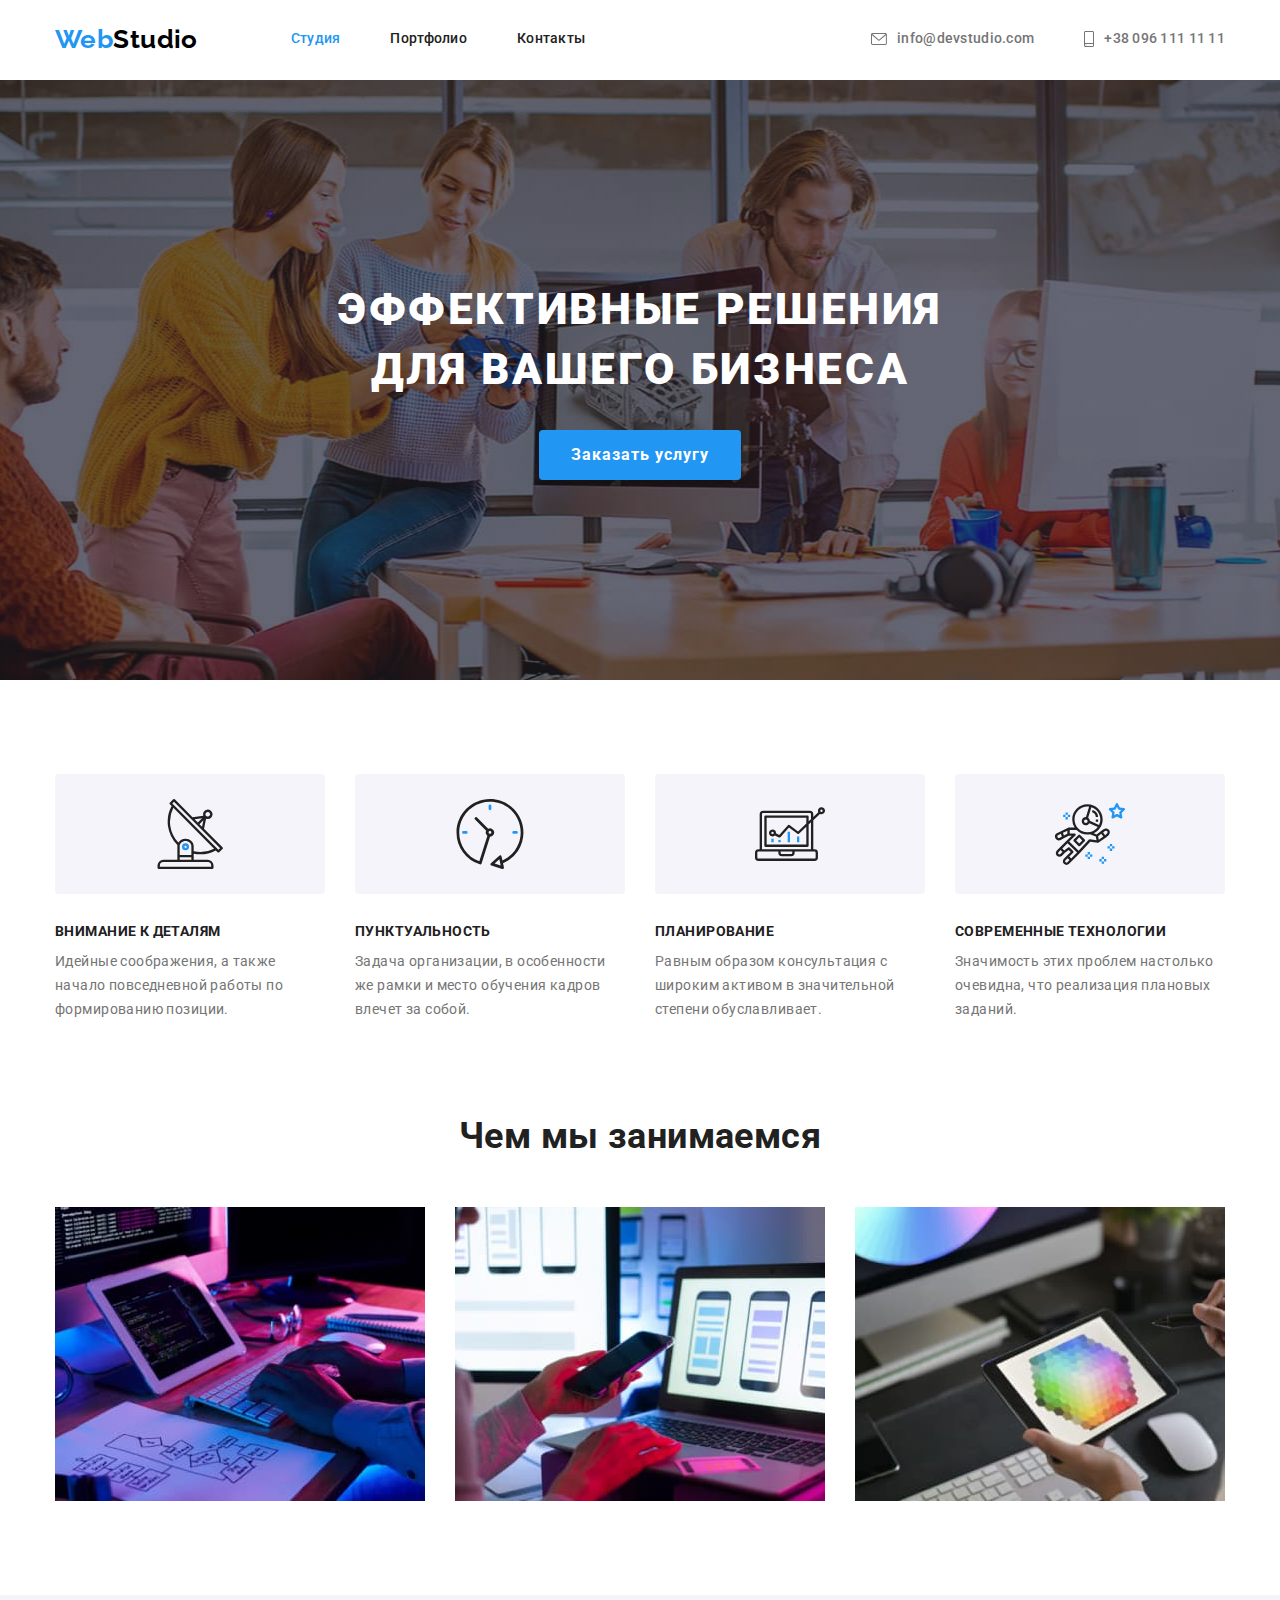
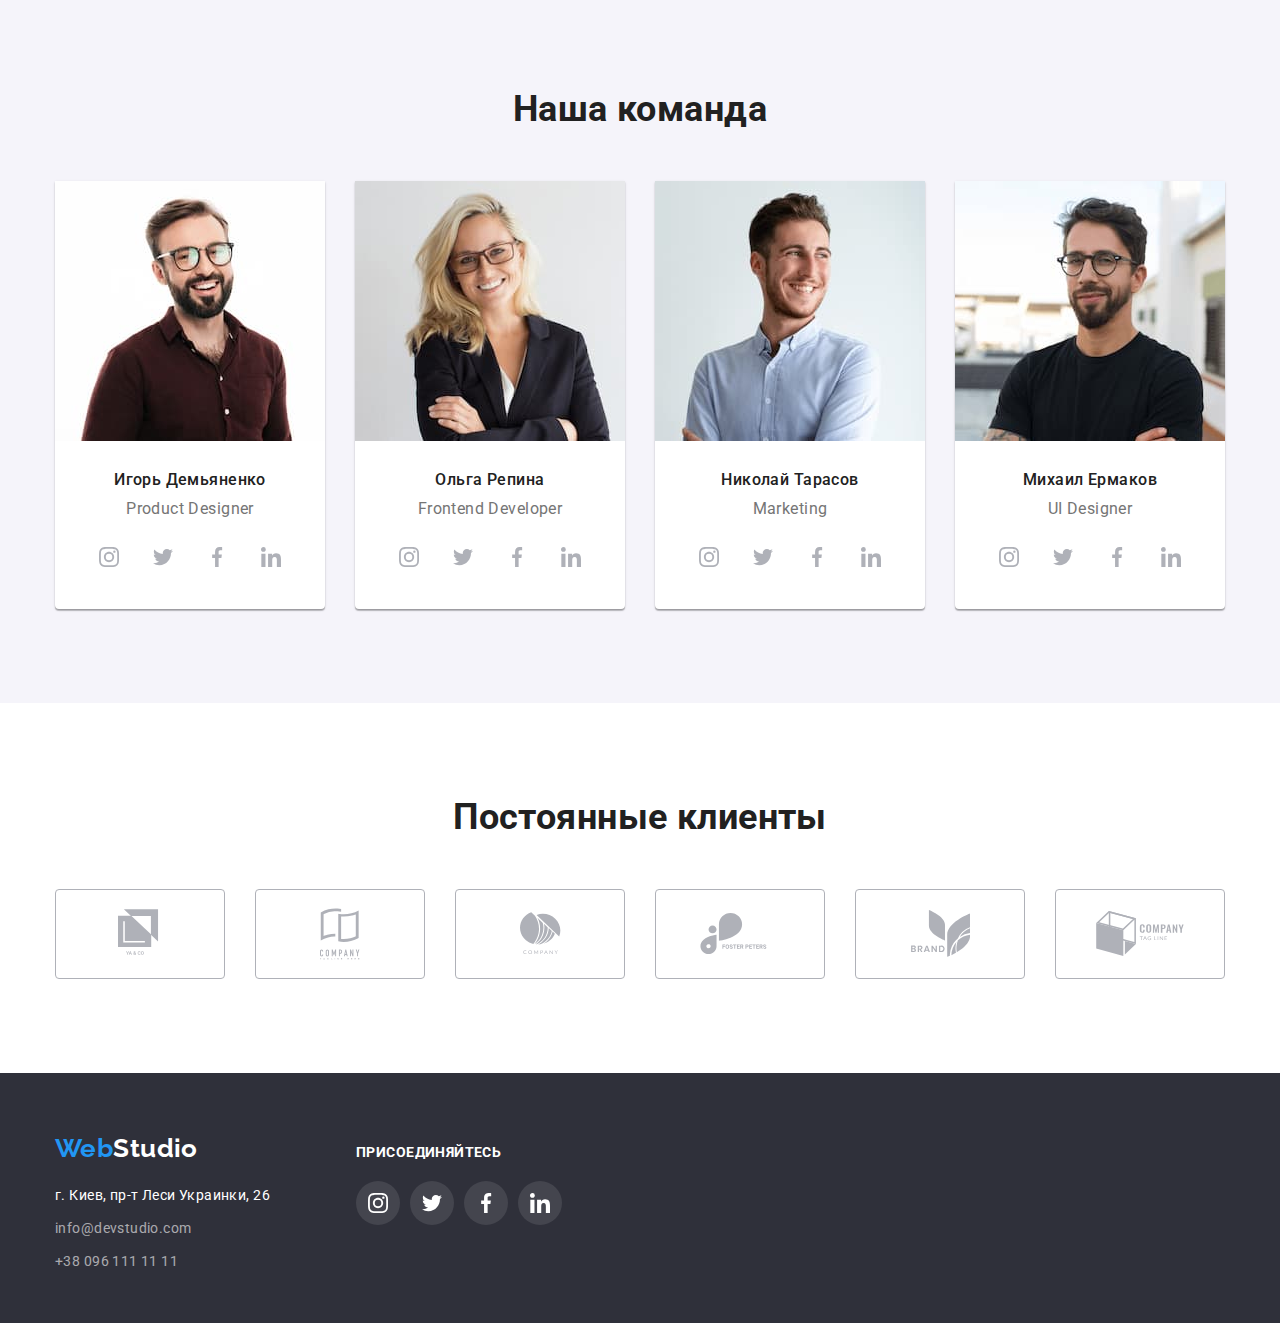
<file: index.html>
<!DOCTYPE html>
<html lang="ru">

<head>
    <meta charset="UTF-8">
    <meta http-equiv="X-UA-Compatible" content="IE=edge">
    <meta name="viewport" content="width=device-width, initial-scale=1.0">
    <title>WebStudio</title>
    <link
        href="https://fonts.googleapis.com/css2?family=Raleway:wght@700&family=Roboto:wght@400;500;700;900&display=swap"
        rel="stylesheet">
    <link rel="stylesheet"
        href="https://cdnjs.cloudflare.com/ajax/libs/modern-normalize/0.2.0/modern-normalize.min.css">
    <link rel="stylesheet" href="./css/styles.css">
</head>

<body class="page">
    <header class="page-header">
        <div class="container">
            <nav class="header-nav">
                <a href="./index.html" class="logo list"><span class="logo-color">Web</span>Studio</a>
                <ul class="site-nav list">
                    <li class="item"><a href="./index.html" class="link-nav current list">Студия</a></li>
                    <li class="item"><a href="./portfolio.html" class="link-nav list">Портфолио</a></li>
                    <li class="item"><a href="#contacts" class="link-nav list">Контакты</a></li>
                </ul>
            </nav>
            <ul class="auth-nav list">
                <li class="item"><a href="mailto:info@devstudio.com" aria-label="Почта" class="link-contacts list">
                        <svg class="link-contacts-icon" width="16" height="12">
                            <use href="./images/icons.svg#envelope"></use>
                        </svg>info@devstudio.com
                    </a>
                </li>
                <li class="item"><a href="tel:+380961111111" aria-label="Телефон" class="link-contacts list">
                        <svg class="link-contacts-icon" width="10" height="16">
                            <use href="./images/icons.svg#smartphone"></use>
                        </svg>+38 096 111 11 11</a></li>
            </ul>
        </div>
    </header>
    <main>
        <section class="hero overlay">
            <div class="container">
                <div class="hero-center">
                    <h1 class="hero-title">Эффективные решения для вашего бизнеса</h1>
                </div>
                <button type="button" class="button-hero" data-modal-open>Заказать услугу</button>
                <div class="backdrop is-hidden" data-modal>
                    <div class="modal">
                        <p></p>
                        <button type="button" class="button-modal-close list list-border" data-modal-close>
                            <svg class="close-icon" width="11" height="11">
                            <use href="./images/icons.svg#close"></use>
                        </svg></button>
                    </div>
                </div>

            </div>
        </section>
        <section class="section description">
            <div class="container">
                <h2 class="visually-hidden">Чем мы занимаемся описание</h2>
                <ul class="section-text list">
                    <li class="item">
                        <div class="item-box">
                            <svg class="item-icon" width="70" height="70">
                                <use href="./images/icons.svg#Group"></use>
                            </svg>
                        </div>
                        <h3 class="text-title">Внимание к деталям</h3>
                        <p class="text">Идейные соображения, а также начало повседневной работы по формированию позиции.
                        </p>
                    </li>
                    <li class="item">
                        <div class="item-box">
                            <svg class="item-icon" width="70" height="70">
                                <use href="./images/icons.svg#clock"></use>
                            </svg>
                        </div>
                        <h3 class="text-title">Пунктуальность</h3>
                        <p class="text">Задача организации, в особенности же рамки и место обучения кадров влечет за
                            собой.
                        </p>
                    </li>
                    <li class="item">
                        <div class="item-box">
                            <svg class="item-icon" width="70" height="70">
                                <use href="./images/icons.svg#diagram"></use>
                            </svg>
                        </div>
                        <h3 class="text-title">Планирование</h3>
                        <p class="text">Равным образом консультация с широким активом в значительной степени
                            обуславливает.
                        </p>
                    </li>
                    <li class="item">
                        <div class="item-box">
                            <svg class="item-icon" width="70" height="70">
                                <use href="./images/icons.svg#astronaut"></use>
                            </svg>
                        </div>
                        <h3 class="text-title">Современные технологии</h3>
                        <p class="text">Значимость этих проблем настолько очевидна, что реализация плановых заданий.</p>
                    </li>
                </ul>
            </div>
        </section>
        <section class="section fotos">
            <div class="container">
                <h2 class="section-title">Чем мы занимаемся</h2>
                <ul class="section-foto list">
                    <li class="item"><img src="./images/box1.jpg" alt="Сотрудник пишет код." width="370"></li>
                    <li class="item"><img src="./images/box2.jpg" alt="Сотрудник настраивает стили." width="370"></li>
                    <li class="item"><img src="./images/box3.jpg" alt="Сотрудник настраивает цветовую палитру."
                            width="370"></li>
                </ul>
            </div>
        </section>
        <section class="section team">
            <div class="container">
                <h2 class="section-title">Наша команда</h2>
                <ul class="section-card list">
                    <li class="item">
                        <img src="./images/i.d.jpg" alt="На фото Игорь Демьяненко" width="270" class="team-foto">
                        <div class="card-box">
                            <h3 class="card-title">Игорь Демьяненко</h3>
                            <p class="card-text">Product Designer</p>
                            <ul class="social-network list">
                                <li class="social-item ">
                                    <a href="" class="social-link" aria-label="Инстаграмм" target="_blank"
                                        rel="noopener noreferrer">
                                        <svg class="social-icon" width="20" height="20">
                                            <use href="./images/icons.svg#instagram"></use>
                                        </svg>
                                    </a>
                                </li>
                                <li class="social-item">
                                    <a href="" class="social-link" aria-label="Твиттер" target="_blank"
                                        rel="noopener noreferrer">
                                        <svg class="social-icon" width="20" height="20">
                                            <use href="./images/icons.svg#twitter"></use>
                                        </svg>
                                    </a>
                                </li>
                                <li class="social-item">
                                    <a href="" class="social-link" aria-label="Фейсбук" target="_blank"
                                        rel="noopener noreferrer">
                                        <svg class="social-icon" width="20" height="20">
                                            <use href="./images/icons.svg#facebook"></use>
                                        </svg>
                                    </a>
                                </li>
                                <li class="social-item">
                                    <a href="" class="social-link" aria-label="Линкедин" target="_blank"
                                        rel="noopener noreferrer">
                                        <svg class="social-icon" width="20" height="20">
                                            <use href="./images/icons.svg#linkedin"></use>
                                        </svg>
                                    </a>
                                </li>
                            </ul>
                        </div>
                    </li>
                    <li class="item">
                        <img src="./images/o.r.jpg" alt="На фото Ольга Репина" width="270" class="team-foto">
                        <div class="card-box">
                            <h3 class="card-title">Ольга Репина</h3>
                            <p class="card-text">Frontend Developer</p>
                            <ul class="social-network list">
                                <li class="social-item ">
                                    <a href="" class="social-link" aria-label="Инстаграмм" target="_blank"
                                        rel="noopener noreferrer">
                                        <svg class="social-icon" width="20" height="20">
                                            <use href="./images/icons.svg#instagram"></use>
                                        </svg>
                                    </a>
                                </li>
                                <li class="social-item">
                                    <a href="" class="social-link" aria-label="Твиттер" target="_blank"
                                        rel="noopener noreferrer">
                                        <svg class="social-icon" width="20" height="20">
                                            <use href="./images/icons.svg#twitter"></use>
                                        </svg>
                                    </a>
                                </li>
                                <li class="social-item">
                                    <a href="" class="social-link" aria-label="Фейсбук" target="_blank"
                                        rel="noopener noreferrer">
                                        <svg class="social-icon" width="20" height="20">
                                            <use href="./images/icons.svg#facebook"></use>
                                        </svg>
                                    </a>
                                </li>
                                <li class="social-item">
                                    <a href="" class="social-link" aria-label="Линкедин" target="_blank"
                                        rel="noopener noreferrer">
                                        <svg class="social-icon" width="20" height="20">
                                            <use href="./images/icons.svg#linkedin"></use>
                                        </svg>
                                    </a>
                                </li>
                            </ul>
                        </div>
                    </li>
                    <li class="item">
                        <img src="./images/n.t.jpg" alt="На фото Николай Тарасов" width="270" class="team-foto">
                        <div class="card-box">
                            <h3 class="card-title">Николай Тарасов</h3>
                            <p class="card-text">Marketing</p>
                            <ul class="social-network list">
                                <li class="social-item ">
                                    <a href="" class="social-link" aria-label="Инстаграмм" target="_blank"
                                        rel="noopener noreferrer">
                                        <svg class="social-icon" width="20" height="20">
                                            <use href="./images/icons.svg#instagram"></use>
                                        </svg>
                                    </a>
                                </li>
                                <li class="social-item">
                                    <a href="" class="social-link" aria-label="Твиттер" target="_blank"
                                        rel="noopener noreferrer">
                                        <svg class="social-icon" width="20" height="20">
                                            <use href="./images/icons.svg#twitter"></use>
                                        </svg>
                                    </a>
                                </li>
                                <li class="social-item">
                                    <a href="" class="social-link" aria-label="Фейсбук" target="_blank"
                                        rel="noopener noreferrer">
                                        <svg class="social-icon" width="20" height="20">
                                            <use href="./images/icons.svg#facebook"></use>
                                        </svg>
                                    </a>
                                </li>
                                <li class="social-item">
                                    <a href="" class="social-link" aria-label="Линкедин" target="_blank"
                                        rel="noopener noreferrer">
                                        <svg class="social-icon" width="20" height="20">
                                            <use href="./images/icons.svg#linkedin"></use>
                                        </svg>
                                    </a>
                                </li>
                            </ul>
                        </div>
                    </li>
                    <li class="item">
                        <img src="./images/m.e.jpg" alt="На фото Михаил Ермаков" width="270" class="team-foto">
                        <div class="card-box">
                            <h3 class="card-title">Михаил Ермаков</h3>
                            <p class="card-text">UI Designer</p>
                            <ul class="social-network list">
                                <li class="social-item ">
                                    <a href="" class="social-link" aria-label="Инстаграмм" target="_blank"
                                        rel="noopener noreferrer">
                                        <svg class="social-icon" width="20" height="20">
                                            <use href="./images/icons.svg#instagram"></use>
                                        </svg>
                                    </a>
                                </li>
                                <li class="social-item">
                                    <a href="" class="social-link" aria-label="Твиттер" target="_blank"
                                        rel="noopener noreferrer">
                                        <svg class="social-icon" width="20" height="20">
                                            <use href="./images/icons.svg#twitter"></use>
                                        </svg>
                                    </a>
                                </li>
                                <li class="social-item">
                                    <a href="" class="social-link" aria-label="Фейсбук" target="_blank"
                                        rel="noopener noreferrer">
                                        <svg class="social-icon" width="20" height="20">
                                            <use href="./images/icons.svg#facebook"></use>
                                        </svg>
                                    </a>
                                </li>
                                <li class="social-item">
                                    <a href="" class="social-link" aria-label="Линкедин" target="_blank"
                                        rel="noopener noreferrer">
                                        <svg class="social-icon" width="20" height="20">
                                            <use href="./images/icons.svg#linkedin"></use>
                                        </svg>
                                    </a>
                                </li>
                            </ul>
                        </div>
                    </li>
                </ul>
            </div>
        </section>
        <section class="section clients">
            <div class="container">
                <h2 class="clients-titel">Постоянные клиенты</h2>
                <ul class="clients-list list">
                    <li class="clients-item">
                        <a href="" class="clients-link" aria-label="Логотип компании" target="_blank"
                            rel="noopener noreferrer">
                            <svg class="clients-icon" width="44.27" height="49.23">
                                <use href="./images/icons.svg#logo1"></use>
                            </svg>
                        </a>
                    </li>
                    <li class="clients-item">
                        <a href="" class="clients-link" aria-label="Логотип компании" target="_blank"
                            rel="noopener noreferrer">
                            <svg class="clients-icon" width="40" height="52">
                                <use href="./images/icons.svg#logo2"></use>
                            </svg>
                        </a>
                    </li>
                    <li class="clients-item">
                        <a href="" class="clients-link" aria-label="Логотип компании" target="_blank"
                            rel="noopener noreferrer">
                            <svg class="clients-icon" width="41" height="42.6">
                                <use href="./images/icons.svg#logo3"></use>
                            </svg>
                        </a>
                    </li>
                    <li class="clients-item">
                        <a href="" class="clients-link" aria-label="Логотип компании" target="_blank"
                            rel="noopener noreferrer">
                            <svg class="clients-icon" width="79.66" height="42.02">
                                <use href="./images/icons.svg#logo4"></use>
                            </svg>
                        </a>
                    </li>
                    <li class="clients-item">
                        <a href="" class="clients-link" aria-label="Логотип компании" target="_blank"
                            rel="noopener noreferrer">
                            <svg class="clients-icon" width="59" height="47">
                                <use href="./images/icons.svg#logo5"></use>
                            </svg>
                        </a>
                    </li>
                    <li class="clients-item">
                        <a href="" class="clients-link" aria-label="Логотип компании" target="_blank"
                            rel="noopener noreferrer">
                            <svg class="clients-icon" width="88.48" height="45.44">
                                <use href="./images/icons.svg#logo6"></use>
                            </svg>
                        </a>
                    </li>
                </ul>
            </div>
        </section>
    </main>
    <footer class="footer">
        <div class="container">
            <div class="footerbox">
                <div class="address-block">
                    <a href="./index.html" class="logo logo-end"><span class="logo-color">Web</span><span
                            class="logo-colors">Studio</span></a>
                    <address class="address" id="contacts">
                        <ul class="address-list list">
                            <li><a href="https://goo.gl/maps/zxBXprxEHdJfPsus8" aria-label="Гугл карта" target="_blank"
                                    rel="noopener noreferrer" class="address-map list">
                                    г. Киев, пр-т Леси Украинки, 26</a></li>
                            <li><a href="mailto:info@devstudio.com" aria-label="Почта"
                                    class="address-contacts list">info@devstudio.com</a></li>
                            <li><a href="tel:+380961111111" aria-label="Телефон"
                                    class="address-contacts list">+38 096 111 11 11</a></li>
                        </ul>
                    </address>
                </div>
                <div class="social-network-link">
                    <p class="go-us">присоединяйтесь</p>
                    <ul class="social-network list">
                        <li class="social-item ">
                            <a href="" class="social-link end" aria-label="Инстаграмм" target="_blank"
                                rel="noopener noreferrer">
                                <svg class="social-icon end" width="20" height="20">
                                    <use href="./images/icons.svg#instagram"></use>
                                </svg>
                            </a>
                        </li>
                        <li class="social-item">
                            <a href="" class="social-link end" aria-label="Твиттер" target="_blank"
                                rel="noopener noreferrer">
                                <svg class="social-icon end" width="20" height="20">
                                    <use href="./images/icons.svg#twitter"></use>
                                </svg>
                            </a>
                        </li>
                        <li class="social-item">
                            <a href="" class="social-link end" aria-label="Фейсбук" target="_blank"
                                rel="noopener noreferrer">
                                <svg class="social-icon end" width="20" height="20">
                                    <use href="./images/icons.svg#facebook"></use>
                                </svg>
                            </a>
                        </li>
                        <li class="social-item">
                            <a href="" class="social-link end" aria-label="Линкедин" target="_blank"
                                rel="noopener noreferrer">
                                <svg class="social-icon end" width="20" height="20">
                                    <use href="./images/icons.svg#linkedin"></use>
                                </svg>
                            </a>
                        </li>
                    </ul>
                </div>
            </div>
        </div>
    </footer>
    <script src="./js/modal.js"></script>
</body>

</html>
</file>
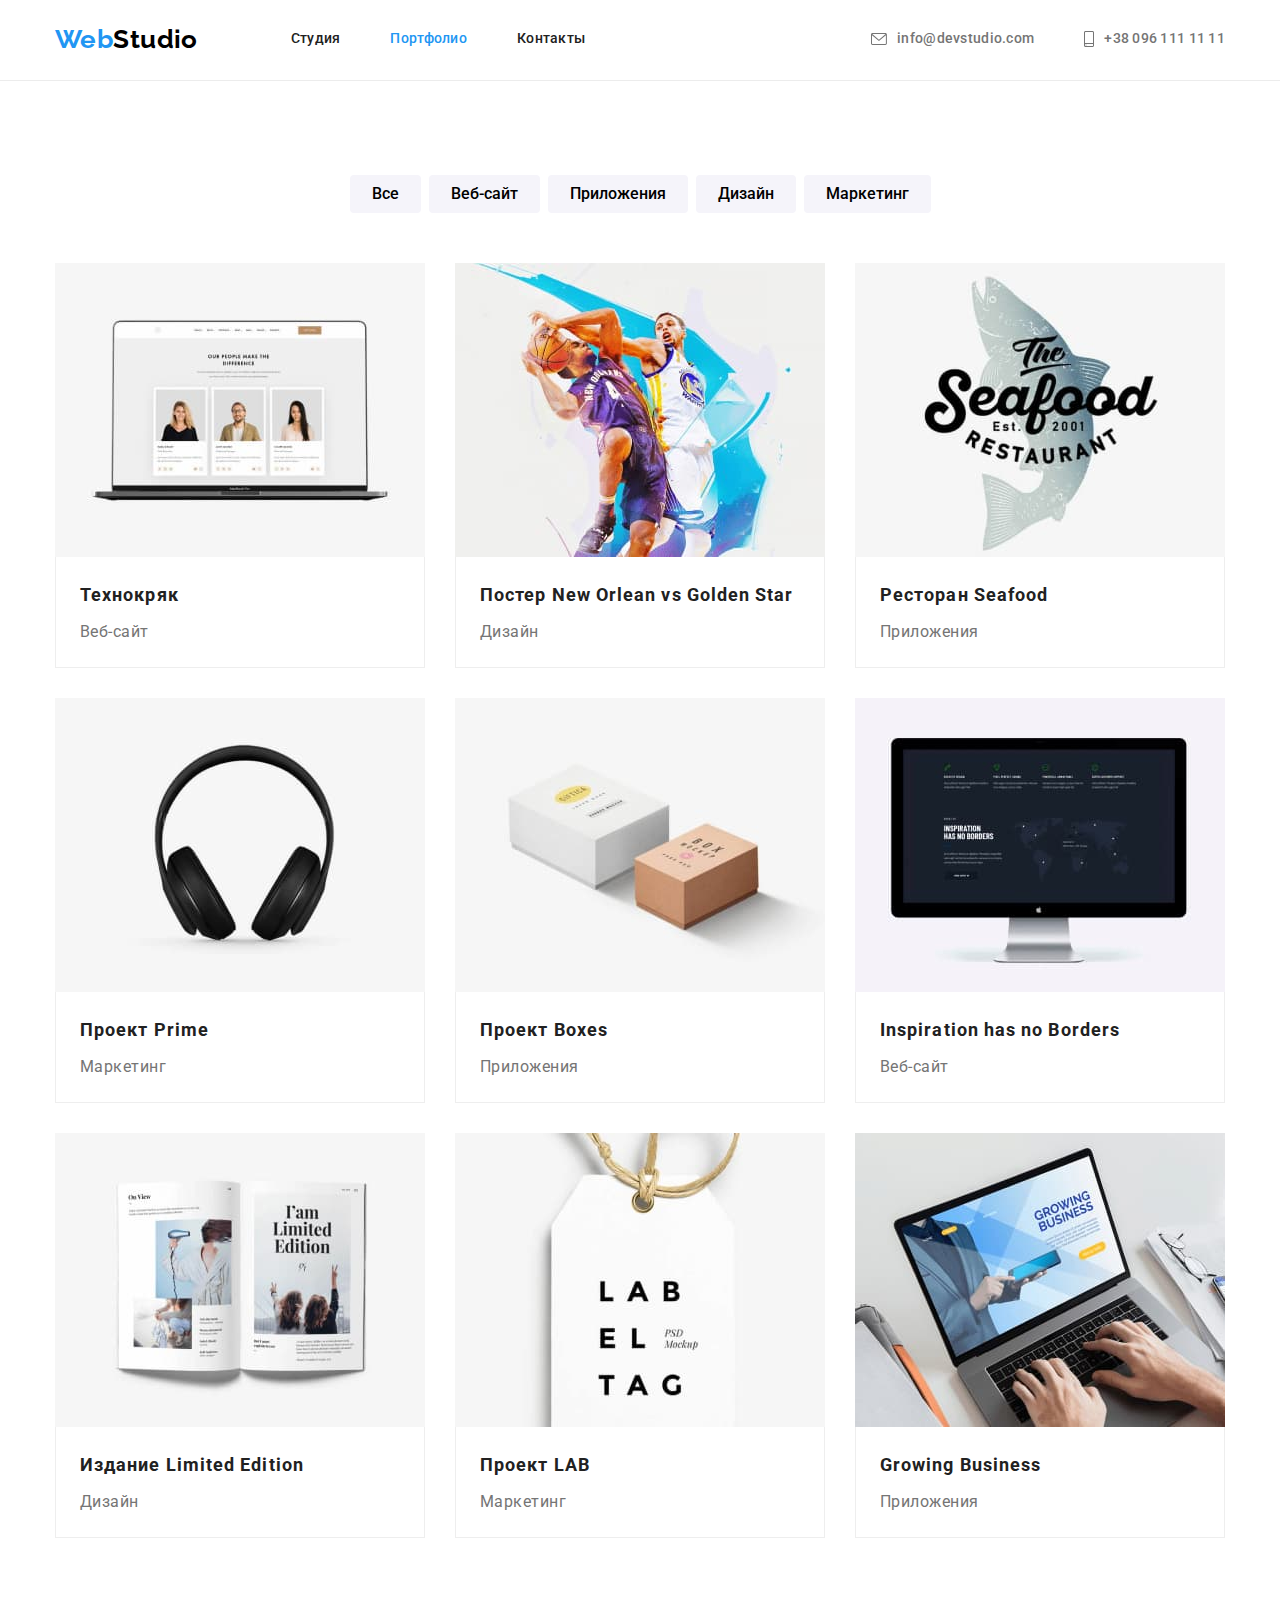
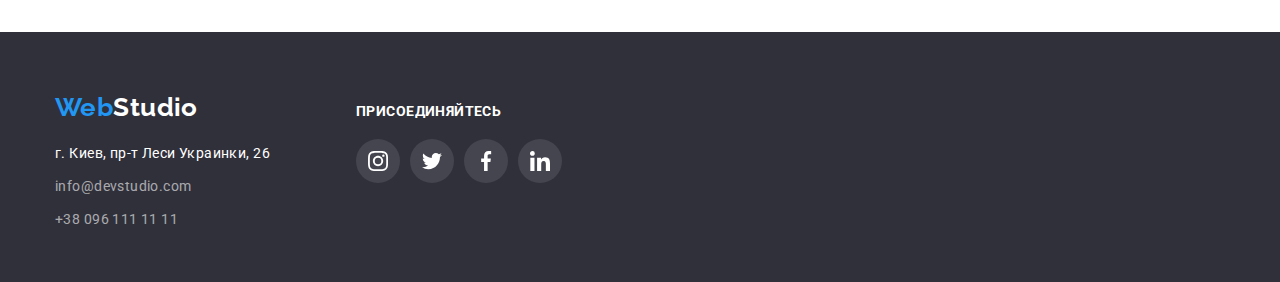
<file: portfolio.html>
<!DOCTYPE html>
<html lang="ru">
<head>
    <meta charset="UTF-8">
    <meta http-equiv="X-UA-Compatible" content="IE=edge">
    <meta name="viewport" content="width=device-width, initial-scale=1.0">
    <title>portfolio</title>
    <link
        href="https://fonts.googleapis.com/css2?family=Raleway:wght@700&family=Roboto:wght@400;500;700;900&display=swap"
        rel="stylesheet">
    <link rel="stylesheet"
        href="https://cdnjs.cloudflare.com/ajax/libs/modern-normalize/0.2.0/modern-normalize.min.css">
    <link rel="stylesheet" href="./css/styles.css">
</head>
<body class="page">
    <header class="page-header border">
        <div class="container">
            <nav class="header-nav">
                <a href="./index.html" class="logo list"><span class="logo-color">Web</span>Studio</a>
                <ul class="site-nav list">
                    <li class="item"><a href="./index.html" class="link-nav  list">Студия</a></li>
                    <li class="item"><a href="./portfolio.html" class="link-nav current list">Портфолио</a></li>
                    <li class="item"><a href="#contacts" class="link-nav list">Контакты</a></li>
                </ul>
            </nav>
            <ul class="auth-nav list">
                <li class="item"><a href="mailto:info@devstudio.com" aria-label="Почта" class="link-contacts list">
                        <svg class="link-contacts-icon" width="16" height="12">
                            <use href="./images/icons.svg#envelope"></use>
                        </svg>info@devstudio.com
                    </a>
                </li>
                <li class="item"><a href="tel:+380961111111" aria-label="Телефон" class="link-contacts list">
                        <svg class="link-contacts-icon" width="10" height="16">
                            <use href="./images/icons.svg#smartphone"></use>
                        </svg>+38 096 111 11 11</a></li>
            </ul>
        </div>
    </header>
    <main>
        <section class="portfolio">
            <div class="container">
                <h1 class="visually-hidden">Портфолио</h1>
                <ul class="filter list">
                    <li><button type="button" class="filter-button" aria-label="Все">Все</button></li>
                    <li><button type="button" class="filter-button" aria-label="Веб-сайт">Веб-сайт</button></li>
                    <li><button type="button" class="filter-button" aria-label="Приложения">Приложения</button></li>
                    <li><button type="button" class="filter-button" aria-label="Дизайн">Дизайн</button></li>
                    <li><button type="button" class="filter-button" aria-label="Маркетинг">Маркетинг</button></li>
                </ul>
                <ul class="filter-item list">
                    <li class="item none">
                        <a href="" aria-label="Веб-сайт" class="filter-link list" target="_blank"
                                        rel="noopener noreferrer">
                            <img src="./images/portfoliolink1.jpg" alt="На фото ноутбук" width="370"
                                class="filter-foto">
                            <div class="filter-box">
                                <h2 class="filter-card-title">Технокряк</h2>
                                <p class="filter-card-text">Веб-сайт</p>
                            </div>
                        </a>
                    </li>
                    <li class="item none">
                        <a href="" aria-label="Дизайн" class="filter-link list" target="_blank"
                                        rel="noopener noreferrer">
                            <img src="./images/portfoliolink2.jpg" alt="На фото баскетболисты" width="370"
                                class="filter-foto">
                            <div class="filter-box">
                                <h2 class="filter-card-title">Постер New Orlean vs Golden Star</h2>
                                <p class="filter-card-text">Дизайн</p>
                            </div>
                        </a>
                    </li>
                    <li class="item none">
                        <a href="" aria-label="Приложения"  class="filter-link list" target="_blank"
                                        rel="noopener noreferrer">
                            <img src="./images/portfoliolink3.jpg" alt="На фото логотип ресторана" width="370"
                                class="filter-foto">
                            <div class="filter-box">
                                <h2 class="filter-card-title">Ресторан Seafood</h2>
                                <p class="filter-card-text">Приложения</p>
                            </div>
                        </a>
                    </li>
                    <li class="item">
                        <a href="" aria-label="Маркетинг" class="filter-link list" target="_blank"
                                        rel="noopener noreferrer">
                            <img src="./images/portfoliolink4.jpg" alt="На фото наушники" width="370"
                                class="filter-foto">
                            <div class="filter-box">
                                <h2 class="filter-card-title">Проект Prime</h2>
                                <p class="filter-card-text">Маркетинг</p>
                            </div>
                        </a>
                    </li>
                    <li class="item">
                        <a href="" aria-label="Приложения" class="filter-link list" target="_blank"
                                        rel="noopener noreferrer">
                            <img src="./images/portfoliolink5.jpg" alt="На фото коробки" width="370"
                                class="filter-foto">
                            <div class="filter-box">
                                <h2 class="filter-card-title">Проект Boxes</h2>
                                <p class="filter-card-text">Приложения</p>
                            </div>
                        </a>
                    </li>
                    <li class="item">
                        <a href="" aria-label="Веб-сайт" class="filter-link list" target="_blank"
                                        rel="noopener noreferrer">
                            <img src="./images/portfoliolink6.jpg" alt="На фото монитор" width="370"
                                class="filter-foto">
                            <div class="filter-box">
                                <h2 class="filter-card-title">Inspiration has no Borders</h2>
                                <p class="filter-card-text">Веб-сайт</p>
                            </div>
                        </a>
                    </li>
                    <li class="item">
                        <a href="" aria-label="Дизайн" class="filter-link list" target="_blank"
                                        rel="noopener noreferrer">
                            <img src="./images/portfoliolink7.jpg" alt="На фото книга" width="370" class="filter-foto">
                            <div class="filter-box">
                                <h2 class="filter-card-title">Издание Limited Edition</h2>
                                <p class="filter-card-text">Дизайн</p>
                            </div>
                        </a>
                    </li>
                    <li class="item">
                        <a href="" aria-label="Маркетинг" class="filter-link list" target="_blank"
                                        rel="noopener noreferrer">
                            <img src="./images/portfoliolink8.jpg" alt="На фото ярлык с логотипом" width="370"
                                class="filter-foto">
                            <div class="filter-box">
                                <h2 class="filter-card-title">Проект LAB</h2>
                                <p class="filter-card-text">Маркетинг</p>
                            </div>
                        </a>
                    </li>
                    <li class="item">
                        <a href="" aria-label="Приложения" class="filter-link list" target="_blank"
                                        rel="noopener noreferrer">
                            <img src="./images/portfoliolink9.jpg" alt="На фото человек работает на ноутбуке"
                                width="370" class="filter-foto">
                            <div class="filter-box">
                                <h2 class="filter-card-title">Growing Business</h2>
                                <p class="filter-card-text">Приложения</p>
                            </div>
                        </a>
                    </li>
                </ul>
            </div>
        </section>
    </main>
    <footer class="footer">
        <div class="container">
            <div class="footerbox">
                <div class="address-block">
                    <a href="./index.html" class="logo logo-end"><span class="logo-color">Web</span><span
                            class="logo-colors">Studio</span></a>
                    <address class="address" id="contacts">
                        <ul class="address-list list">
                            <li><a href="https://goo.gl/maps/zxBXprxEHdJfPsus8" aria-label="Гугл карта" target="_blank"
                                    rel="noopener noreferrer" class="address-map list">
                                    г. Киев, пр-т Леси Украинки, 26</a></li>
                            <li><a href="mailto:info@devstudio.com" aria-label="Почта"
                                    class="address-contacts list">info@devstudio.com</a></li>
                            <li><a href="tel:+380961111111" aria-label="Телефон"
                                    class="address-contacts list">+38 096 111 11 11</a></li>
                        </ul>
                    </address>
                </div>
                <div class="social-network-link">
                    <p class="go-us">присоединяйтесь</p>
                    <ul class="social-network list">
                        <li class="social-item ">
                            <a href="" class="social-link end" aria-label="Инстаграмм" target="_blank"
                                rel="noopener noreferrer">
                                <svg class="social-icon end" width="20" height="20">
                                    <use href="./images/icons.svg#instagram"></use>
                                </svg>
                            </a>
                        </li>
                        <li class="social-item">
                            <a href="" class="social-link end" aria-label="Твиттер" target="_blank"
                                rel="noopener noreferrer">
                                <svg class="social-icon end" width="20" height="20">
                                    <use href="./images/icons.svg#twitter"></use>
                                </svg>
                            </a>
                        </li>
                        <li class="social-item">
                            <a href="" class="social-link end" aria-label="Фейсбук" target="_blank"
                                rel="noopener noreferrer">
                                <svg class="social-icon end" width="20" height="20">
                                    <use href="./images/icons.svg#facebook"></use>
                                </svg>
                            </a>
                        </li>
                        <li class="social-item">
                            <a href="" class="social-link end" aria-label="Линкедин" target="_blank"
                                rel="noopener noreferrer">
                                <svg class="social-icon end" width="20" height="20">
                                    <use href="./images/icons.svg#linkedin"></use>
                                </svg>
                            </a>
                        </li>
                    </ul>
                </div>
            </div>
        </div>
    </footer>
</body>

</html>
</file>
<file: css/styles.css>
/* цвет основного текста #212121 */
/* цвет вторичный #757575 */
/* белый #FFFFFF */
/* акцент #2196F3 */
/* акцент адрес rgba(255, 255, 255, 0.6) */
/* bg задний фон #E5E5E5 */
/* bg основа документа ##FFFFFF */
/* bg вторичный #2F303A */
/* bg акцент #F5F4FA */
/* шрифт лого Raleway 700*/
/* шрифт текста Roboto 900 700 500 400*/
:root {
  --accent-color: #2196f3;
  --text-title-color: #212121;
  --text-color: #757575;
  --icons-color: #afb1b8;
  --primary-white-color: #ffffff;
  --dark-bg-color: #2f303a;
  --accent-bg-color: #f5f4fa;
  --section-text-set: 4;
  --section-text-set-gap: 30px;
  --section-card-set: 4;
  --section-card-set-gap: 30px;
  --section-foto-set: 3;
  --section-foto-set-gap: 30px;
  --section-clients-set: 6;
  --section-clients-set-gap: 30px;
  --section-filter-link-set: 3;
  --section-filter-link-gap: 30px;
  --card-shadow: 0px 1px 3px rgba(0, 0, 0, 0.12),
    0px 1px 1px rgba(0, 0, 0, 0.14), 0px 2px 1px rgba(0, 0, 0, 0.2);
}
body {
  background-color: var(--primary-white-color);
  color: var(--text-title-color);

  font-family: Roboto, sans-serif;
  font-weight: 400;
  font-size: 14px;
  line-height: 1.71;
  letter-spacing: 0.03em;
}
html {
  box-sizing: border-box;
}
*,
*::after,
*::before {
  box-sizing: inherit;
}
h1,
h2,
h3,
h4,
h5,
h6,
p {
  margin-top: 0;
}
img {
  display: block;
  max-width: 100%;
  height: auto;
}
.list {
  list-style: none;
  text-decoration: none;
  color: inherit;
  padding: 0;
  margin: 0;
}
.list-border {
  border: none;
}
.visually-hidden {
  position: absolute !important;
  clip: rect(1px 1px 1px 1px);
  clip: rect(1px, 1px, 1px, 1px);
  padding: 0 !important;
  border: 0 !important;
  height: 1px !important;
  width: 1px !important;
  overflow: hidden;
}
.container {
  width: 1200px;
  padding-right: 15px;
  padding-left: 15px;
  margin-right: auto;
  margin-left: auto;
}
.section {
  padding-top: 94px;
  padding-bottom: 94px;
}
.page-header.border {
  border-bottom: 1px solid #ececec;
}
/* site nav */
.page-header .container {
  display: flex;
  justify-content: flex-end;
  align-items: center;
}
.page-header .logo {
  margin-right: 93px;
}
.header-nav {
  display: inline-flex;
  align-items: center;
  margin-right: auto;
}
.logo {
  display: inline-block;
  color: #000000;
  font-family: Raleway, sans-serif;
  font-weight: 700;
  font-size: 26px;
  line-height: 1.19;
  text-decoration: none;
}
.logo-color {
  color: var(--accent-color);
}
.logo-colors {
  color: var(--primary-white-color);
  background-color: #2f303a; /*временно*/
}
.link-nav:hover,
.link-nav:focus {
  color: var(--accent-color);
}
.link-nav {
  color: var(--text-title-color);
}
.site-nav .link-nav.current {
  color: var(--accent-color);
}
.site-nav .item:not(:last-child) {
  margin-right: 50px;
}
.auth-nav .item:not(:last-child) {
  margin-right: 50px;
}
.site-nav {
  display: flex;
  font-weight: 500;
  font-size: 14px;
  line-height: 1.14;
  letter-spacing: 0.02em;
}
.auth-nav {
  display: inline-flex;
  align-items: center;
  font-weight: 500;
  font-size: 14px;
  line-height: 1.14;
  letter-spacing: 0.02em;
}
.link-contacts:hover,
.link-contacts:focus {
  color: var(--accent-color);
  /* outline: transparent;
  opacity: 0.8; */
}
.link-contacts:hover .link-contacts-icon,
.link-contacts:focus .link-contacts-icon {
  fill: var(--accent-color);
}
.link-contacts-icon {
  margin-right: 10px;
  fill: currentColor;
}
.link-contacts {
  /* добавил падинги чтобы выровнять рамку при фокусе */
  padding-top: 1px;
  padding-bottom: 1px;
  display: flex;
  align-items: center;
  color: var(--text-color);
}
.address-list {
  font-style: normal;
  display: inline-flex;
  flex-direction: column;
}
.address-list li:not(:last-child) {
  margin-bottom: 9px;
}
/* +footer address */
.address-contacts:hover,
.address-contacts:focus {
  color: var(--accent-color);
}
.address-contacts {
  color: rgba(255, 255, 255, 0.6);
}
.address-map:hover,
.address-map:focus {
  color: var(--accent-color);
}
.address-map {
  color: var(--primary-white-color);
}
/* section */
.page-header {
  padding-top: 24px;
  padding-bottom: 25px;
}
.hero {
  background-color: #c4c4c4;
  text-align: center;
  padding-top: 200px;
  padding-bottom: 200px;
}
.overlay {
  height: 600px;
  max-width: 1600px;
  margin-left: auto;
  margin-right: auto;
  background-image: linear-gradient(
      to right,
      rgba(47, 48, 58, 0.4),
      rgba(47, 48, 58, 0.4)
    ),
    url(../images/hero.jpg);
  background-repeat: no-repeat;
  background-position: center;
  background-size: cover;
}
.hero-center {
  display: flex;
  flex-direction: column;
}
.hero-title {
  display: inline-block;
  color: var(--primary-white-color);

  font-weight: 900;
  font-size: 44px;
  line-height: 1.36;
  max-width: 696px;
  letter-spacing: 0.06em;
  text-transform: uppercase;
  margin-right: auto;
  margin-left: auto;
  margin-bottom: 30px;
}
.button-hero:hover,
.button-hero:focus {
  background-color: #188ce8;
}
.button-hero {
  display: inline-block;
  color: var(--primary-white-color);
  background-color: var(--accent-color);

  font-family: inherit;
  font-weight: 700;
  font-size: 16px;
  line-height: 1.87;
  letter-spacing: 0.06em;
  border: none;
  cursor: pointer;
  box-shadow: 0px 4px 4px rgba(0, 0, 0, 0.15);
  border-radius: 4px;
  padding: 10px 32px;
  min-width: 200px;
}
/* modal js */
.backdrop.is-hidden {
  visibility: hidden;
  opacity: 0;
  pointer-events: none;
}
.backdrop {
  position: fixed;
  top: 0;
  left: 0;
  width: 100%;
  height: 100%;
  background-color: rgba(0, 0, 0, 0.2);
  opacity: 1;
  visibility: visible;
  transition: opacity 250ms cubic-bezier(0.4, 0, 0.2, 1),
    visibility 250ms cubic-bezier(0.4, 0, 0.2, 1);
}
.modal {
  display: flex;
  position: relative;
  width: 528px;
  height: 581px;
  margin-top: 221px;
  margin-right: auto;
  margin-bottom: auto;
  margin-left: auto;
  background: var(--primary-white-color);
  box-shadow: 0px 1px 3px rgba(0, 0, 0, 0.12), 0px 1px 1px rgba(0, 0, 0, 0.14),
    0px 2px 1px rgba(0, 0, 0, 0.2);
  border-radius: 4px;
}
.button-modal-close {
  position: absolute;
  right: 8px;
  top: 8px;
  width: 30px;
  height: 30px;
  border: 1px solid rgba(0, 0, 0, 0.1);
  background: #ffffff;
  border-radius: 50%;
  cursor: pointer;
}
.close-icon {
  fill: #000000;
}
/* section Чем мы занимаемся описани */
.fotos {
  padding-top: 0;
}
.section-text {
  padding: 0;
  margin: 0;
  display: flex;
  flex-wrap: wrap;
  margin-left: calc(-1 * var(--section-text-set-gap));
}
.item-box {
  display: flex;
  justify-content: center;
  align-items: center;
  min-height: 120px;
  margin-bottom: 30px;
  background: #f5f4fa;
  border-radius: 4px;
}
.section-text > .item {
  flex-basis: calc(
    100% / var(--section-text-set) - var(--section-text-set-gap)
  );
  margin-left: var(--section-text-set-gap);
}
.section-title {
  font-size: 36px;
  line-height: 1.16;
  text-align: center;
  margin-bottom: 50px;
}
.text-title {
  font-size: 14px;
  line-height: 1.14;
  text-transform: uppercase;
  margin-bottom: 10px;
}
.text {
  color: var(--text-color);
  margin-bottom: 0;
}

/* section Чем мы занимаемся foto */
.section-foto {
  padding: 0;
  margin: 0;
  display: flex;
  flex-wrap: wrap;
  margin-left: calc(-1 * var(--section-foto-set-gap));
}
.section-foto > .item {
  flex-basis: calc(
    100% / var(--section-foto-set) - var(--section-foto-set-gap)
  );
  margin-left: var(--section-foto-set-gap);
}
/* section Чем мы занимаемся */
.section.team {
  background-color: var(--accent-bg-color);
}
.section-card {
  padding: 0;
  margin: 0;
  display: flex;
  flex-wrap: wrap;
  margin-left: calc(-1 * var(--section-card-set-gap));
}
.section-card > .item {
  background-color: var(--primary-white-color);
  flex-basis: calc(
    100% / var(--section-card-set) - var(--section-card-set-gap)
  );
  margin-left: var(--section-card-set-gap);
  box-shadow: var(--card-shadow);
  border-radius: 0px 0px 4px 4px;
}
.team-foto {
  margin: auto;
}
.card-box {
  padding: 30px 10px;
  text-align: center;
}
.card-title {
  font-weight: 500;
  font-size: 16px;
  line-height: 1.18;
  margin-bottom: 10px;
}
.card-text {
  color: var(--text-color);
  font-size: 16px;
  line-height: 1.18;
  margin-bottom: 16px;
}
.social-network {
  display: inline-flex;
}
.social-item + .social-item {
  margin-left: 10px;
}
.social-link {
  display: flex;
  justify-content: center;
  align-items: center;
  width: 44px;
  height: 44px;
  border-radius: 50%;
}
.social-link:hover,
.social-link:focus {
  background-color: var(--accent-color);
}
.social-icon {
  fill: var(--icons-color);
}
.social-link:hover .social-icon,
.social-link:focus .social-icon {
  fill: var(--primary-white-color);
}
/* Клиенты */
.clients-titel {
  font-weight: 700;
  font-size: 36px;
  line-height: 1.16;
  text-align: center;
  margin-bottom: 50px;
}
.clients-list {
  display: inline-flex;
  margin-left: calc(-1 * var(--section-clients-set-gap));
}

.clients-item {
  flex-basis: calc(
    100% / var(--section-clients-set) - var(--section-clients-set-gap)
  );
  margin-left: var(--section-clients-set-gap);
}
.clients-link {
  display: flex;
  justify-content: center;
  align-items: center;
  width: 170px;
  height: 90px;
  border: 1px solid var(--icons-color);
  border-radius: 4px;
}
.clients-icon {
  fill: var(--icons-color);
}
.clients-link:hover .clients-icon,
.clients-link:focus .clients-icon {
  fill: var(--accent-color);
}
.clients-link:hover,
.clients-link:focus {
  border: 1px solid var(--accent-color);
}
/* footer */
.footer {
  background-color: #2f303a;
  padding-top: 60px;
  padding-bottom: 50px;
}
.footerbox {
  display: flex;
  align-items: baseline;
}
.logo-end {
  margin-bottom: 20px;
}
.address-block {
  width: 231px;
}
.social-network-link {
  display: inline-block;
  widows: 206px;
  margin-left: 70px;
}
/* думал через strong но сильно меняется жирность */
.go-us {
  font-weight: 700;
  font-size: 14px;
  line-height: 1.14;
  text-transform: uppercase;
  color: var(--primary-white-color);
  margin-bottom: 20px;
}
.social-link.end {
  background: rgba(255, 255, 255, 0.1);
}
.social-icon.end {
  fill: var(--primary-white-color);
}
.social-link.end:hover,
.social-link.end:focus {
  background-color: var(--accent-color);
}
/* portfolio */

/* button */
.portfolio {
  padding-top: 94px;
  padding-bottom: 94px;
}
.filter {
  display: flex;
  justify-content: center;
  align-items: center;
  margin-bottom: 50px;
}
.filter li:not(:last-child) {
  margin-right: 8px;
}

.filter-button:hover,
.filter-button:focus {
  color: var(--primary-white-color);
  background-color: var(--accent-color);
  box-shadow: 0px 3px 1px rgba(0, 0, 0, 0.1), 0px 1px 2px rgba(0, 0, 0, 0.08),
    0px 2px 2px rgba(0, 0, 0, 0.12);
}
.filter-button {
  background-color: var(--accent-bg-color);
  display: inline-block;
  font-family: inherit;
  font-weight: 500;
  font-size: 16px;
  line-height: 1.62;
  text-align: center;
  padding: 6px 22px;
  border-radius: 4px;
  border: transparent;
  cursor: pointer;
}
/* filter */
.filter-item {
  padding: 0;
  margin: 0;
  display: flex;
  flex-wrap: wrap;
  margin-left: calc(-1 * var(--section-card-set-gap));
  margin-top: calc(-1 * var(--section-card-set-gap));
}
.filter-item > .item {
  flex-basis: calc(
    100% / var(--section-filter-link-set) - var(--section-filter-link-gap)
  );
  margin-left: var(--section-card-set-gap);
  margin-top: var(--section-card-set-gap);
}
.filter-card-title {
  color: var(--text-title-color);
  font-weight: 700;
  font-size: 18px;
  line-height: 2;
  letter-spacing: 0.06em;
  margin-bottom: 4px;
}
.filter-card-text {
  color: var(--text-color);
  font-size: 16px;
  line-height: 1.87;
  letter-spacing: 0.03em;
}
.filter-link p {
  margin-bottom: 0;
}
.filter-link {
  display: block;
}
.filter-link:hover,
.filter-link:focus {
  box-shadow: 0px 1px 1px rgba(0, 0, 0, 0.12), 0px 4px 4px rgba(0, 0, 0, 0.06),
    1px 4px 6px rgba(0, 0, 0, 0.16);
}
.filter-box {
  padding: 20px 24px;
  border: 1px solid #eeeeee;
  border-top: none;
}
</file>
